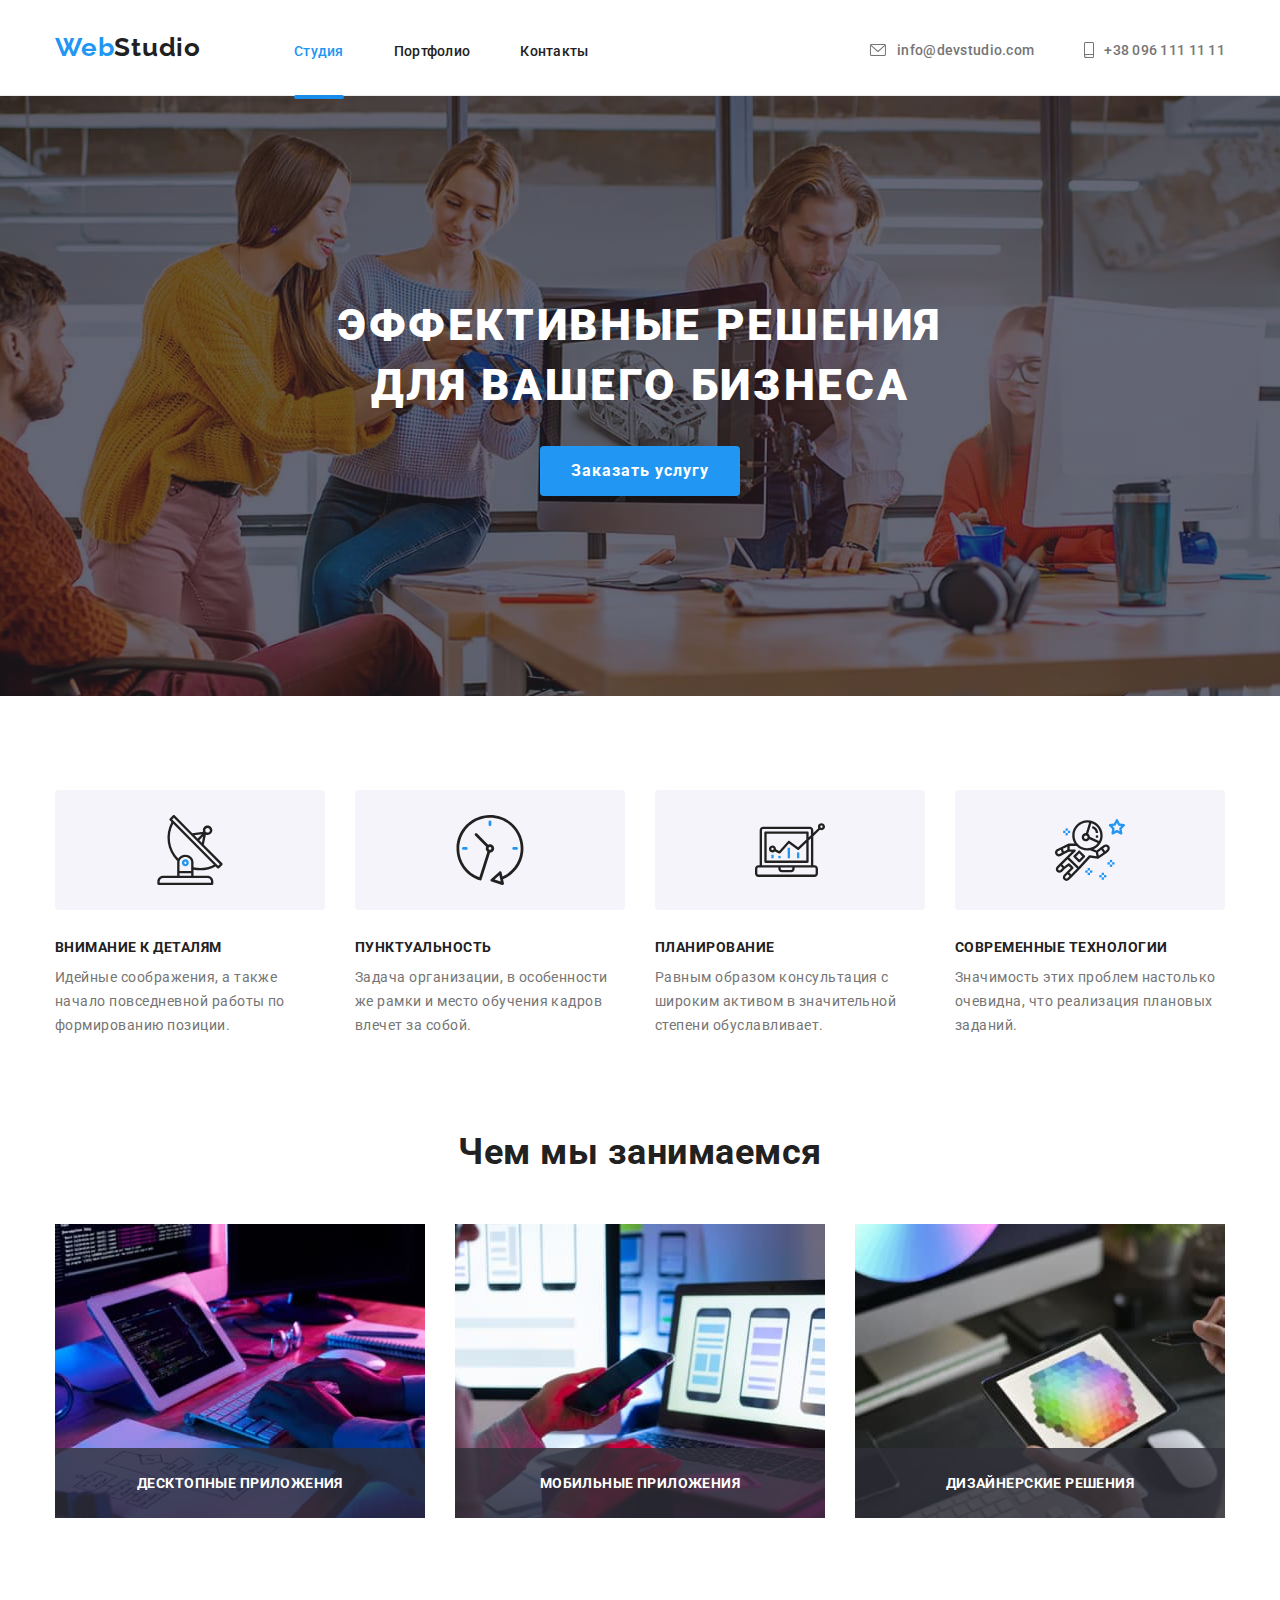
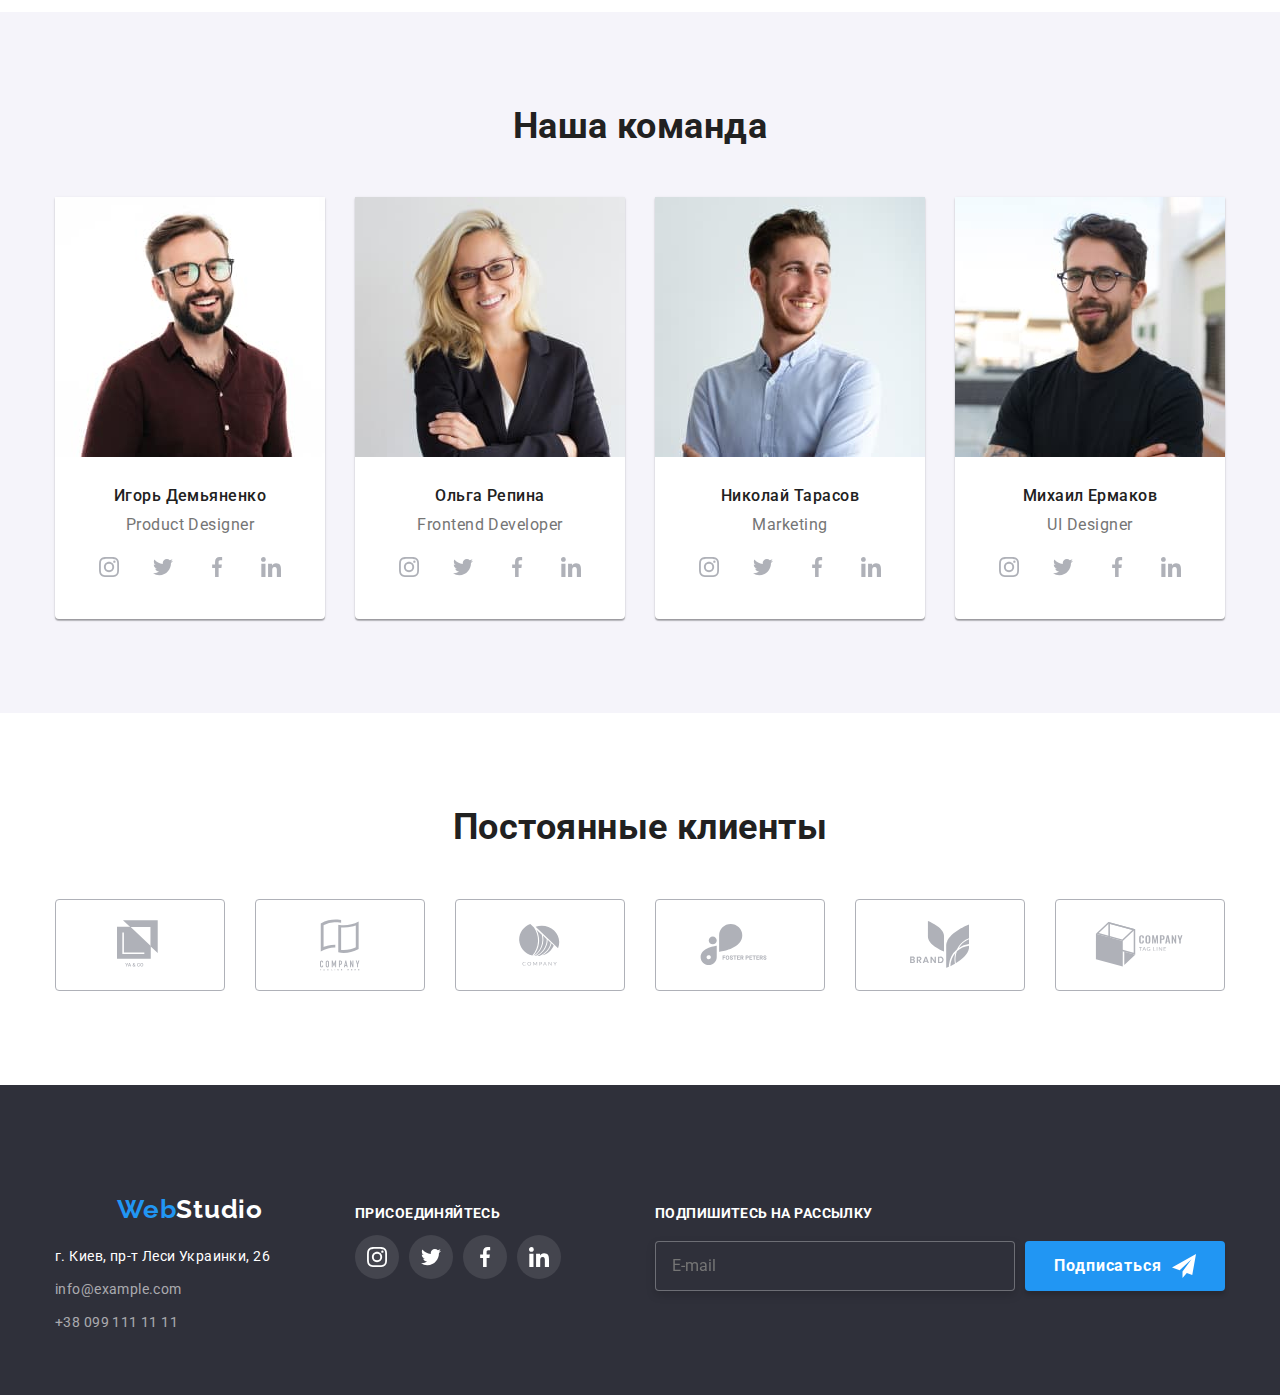
<file: index.html>
<!DOCTYPE html>
<html lang="ru">
  <head>
    <meta charset="UTF-8" />
    <meta name="viewport" content="width=device-width, initial-scale=1.0" />
    <title>Document</title>
    <link rel="preconnect" href="https://fonts.gstatic.com" />
    <link
      href="https://fonts.googleapis.com/css2?family=Oleo+Script&family=Raleway:wght@700&family=Roboto:wght@400;500;700;900&display=swap"
      rel="stylesheet"
    />
    <link
      rel="stylesheet"
      href="https://cdnjs.cloudflare.com/ajax/libs/modern-normalize/1.0.0/modern-normalize.min.css"
    />
    <link rel="stylesheet" href="./css/main.min.css" />
  </head>

  <body class="page">
    <!--Шапка-сайта-->
    <header class="head">
      <div class="container container-head">
        <nav class="main-nav">
          <a href="./index.html" class="logo"
            ><span class="capital-head">Web</span>Studio
          </a>
          <ul class="site-nav list">
            <li class="items">
              <a href="./index.html" class="link current">Студия</a>
            </li>
            <li class="items">
              <a href="./portfolio.html" class="link">Портфолио</a>
            </li>
            <li class="items"><a href="" class="link">Контакты</a></li>
          </ul>
        </nav>
        <ul class="auth-nav list">
          <li class="items">
            <a href="" class="link"
              ><svg class="aut-svg-envelope">
                <use href="./img/svg/symbol-defs.svg#icon-envelope"></use></svg
              >info@devstudio.com
            </a>
          </li>
          <li class="items">
            <a href="" class="link"
              ><svg class="aut-svg-smartfone">
                <use
                  href="./img/svg/symbol-defs.svg#icon-smartphone"
                ></use></svg
              >+38 096 111 11 11</a
            >
          </li>
        </ul>
        <button class="button-mobile-menu" data-menu-button>
          <svg class="mobile-menu-svg">
            <use href="./img/svg/symbol-defs.svg#icon-menu_24px"></use>
          </svg>
        </button>
      </div>
    </header>

    <div class="mobile-menu" data-menu>
      <button class="button-menu-close" data-menu-close>
        <svg class="button-menu-close-svg">
          <use href="./img/svg/symbol-defs.svg#icon-Vector"></use>
        </svg>
      </button>

      <ul class="site-nav list">
        <li class="items">
          <a href="./index.html" class="link current">Студия</a>
        </li>
        <li class="items">
          <a href="./portfolio.html" class="link">Портфолио</a>
        </li>
        <li class="items"><a href="" class="link">Контакты</a></li>
      </ul>

      <ul class="mobile-menu-contact">
        <li><a class="link link-tel" href="#">+38 096 111 11 11</a></li>
        <li><a class="link" href="#">info@devstudio.com</a></li>
      </ul>

      <ul class="social-mobile">
        <li class="item">
          <a href="#" class="link">Instagram</a>
        </li>
        <li class="item">
          <a href="#" class="link">Twitter</a>
        </li>
        <li class="item">
          <a href="#" class="link">Facebook</a>
        </li>
        <li class="item">
          <a href="#" class="link">LinkedIn</a>
        </li>
      </ul>
    </div>

    <main>
      <!--Заголовок-->
      <div class="hero">
        <div class="hero-content">
          <h1 class="hero-title">Эффективные решения для вашего бизнеса</h1>
          <button class="button primary" data-modal-open>
            Заказать услугу
          </button>
        </div>
      </div>

      <!--Преимущества-->
      <section class="section-advantages">
        <div class="container">
          <h2 class="visually-hidden">Преимущества</h2>
          <ul class="list list-advantages">
            <li class="item icon-satellite">
              <h3 class="section-title-advantages">Внимание к деталям</h3>
              <p class="advantages-description">
                Идейные соображения, а также начало повседневной работы по
                формированию позиции.
              </p>
            </li>
            <li class="item icon-clock">
              <h3 class="section-title-advantages">Пунктуальность</h3>
              <p class="advantages-description">
                Задача организации, в особенности же рамки и место обучения
                кадров влечет за собой.
              </p>
            </li>
            <li class="item icon-diagram">
              <h3 class="section-title-advantages">Планирование</h3>
              <p class="advantages-description">
                Равным образом консультация с широким активом в значительной
                степени обуславливает.
              </p>
            </li>
            <li class="item icon-astronaut">
              <h3 class="section-title-advantages">Современные технологии</h3>
              <p class="advantages-description">
                Значимость этих проблем настолько очевидна, что реализация
                плановых заданий.
              </p>
            </li>
          </ul>
        </div>
      </section>

      <!--Вид-деятельности-->
      <section class="section-activity">
        <div class="container">
          <h2 class="section-title">Чем мы занимаемся</h2>
          <ul class="list section-direction">
            <li class="items">
              <div class="overlay-activiti">
                <img
                  src="./img/product/product-1.jpg"
                  srcset="
                    ./img/product/product-1.jpg    1x,
                    ./img/product/product-1@2x.jpg 2x
                  "
                  alt="набирает текст на клавиатуре"
                />
                <div class="overlay-activiti-text">Десктопные приложения</div>
              </div>
            </li>
            <li class="items">
              <div class="overlay-activiti">
                <img
                  src="./img/product/product-2.jpg"
                  srcset="
                    ./img/product/product-2.jpg    1x,
                    ./img/product/product-2@2x.jpg 2x
                  "
                  alt="использует ноутбук и телефон"
                />
                <div class="overlay-activiti-text">Мобильные приложения</div>
              </div>
            </li>
            <li class="items">
              <div class="overlay-activiti">
                <img
                  src="./img/product/product-3.jpg"
                  srcset="
                    ./img/product/product-3.jpg    1x,
                    ./img/product/product-3@2x.jpg 2x
                  "
                  alt="использует планшет"
                />
                <div class="overlay-activiti-text">Дизайнерские решения</div>
              </div>
            </li>
          </ul>
        </div>
      </section>

      <!--Наша-команда-->
      <section class="section-tim">
        <div class="container">
          <h2 class="section-title">Наша команда</h2>
          <ul class="list person-box">
            <li class="card-person">
              <picture>
                <source
                  srcset="
                    ./img/team/pc-staff-1.jpg    1x,
                    ./img/team/pc-staff-1@2x.jpg 2x
                  "
                  media="(min-width: 1200px)"
                />
                <source
                  srcset="
                    ./img/team/tab-staff-1.jpg    1x,
                    ./img/team/tab-staff-1@2x.jpg 2x
                  "
                  media="(min-width: 768px)"
                />
                <img
                  src="./img/team/mob-staff-1.jpg"
                  srcset="
                    ./img/team/mob-staff-1.jpg    1x,
                    ./img/team/mob-staff-1@2x.jpg 2x
                  "
                  alt="портрет"
                />
              </picture>
              <div class="card-description">
                <h3 class="section-title-name">Игорь Демьяненко</h3>
                <p class="section-profession">Product Designer</p>
                <ul class="list list-social">
                  <li class="items">
                    <a href="" class="social-link">
                      <svg class="social-svg-person">
                        <use
                          href="./img/svg/symbol-defs.svg#icon-instagram-2"
                        ></use>
                      </svg>
                    </a>
                  </li>
                  <li class="items">
                    <a href="" class="social-link">
                      <svg class="social-svg-person">
                        <use
                          href="./img/svg/symbol-defs.svg#icon-twitter-1"
                        ></use>
                      </svg>
                    </a>
                  </li>
                  <li class="items">
                    <a href="" class="social-link">
                      <svg class="social-svg-person">
                        <use
                          href="./img/svg/symbol-defs.svg#icon-facebook-1"
                        ></use>
                      </svg>
                    </a>
                  </li>
                  <li class="items">
                    <a href="" class="social-link">
                      <svg class="social-svg-person">
                        <use
                          href="./img/svg/symbol-defs.svg#icon-linkedin-1"
                        ></use>
                      </svg>
                    </a>
                  </li>
                </ul>
              </div>
            </li>
            <li class="card-person">
              <picture>
                <source
                  srcset="
                    ./img/team/pc-staff-2.jpg    1x,
                    ./img/team/pc-staff-2@2x.jpg 2x
                  "
                  media="(min-width: 1200px)"
                />
                <source
                  srcset="
                    ./img/team/tab-staff-2.jpg    1x,
                    ./img/team/tab-staff-2@2x.jpg 2x
                  "
                  media="(min-width: 768px)"
                />
                <img
                  src="./img/team/mob-staff-2.jpg"
                  srcset="
                    ./img/team/mob-staff-2.jpg    1x,
                    ./img/team/mob-staff-2@2x.jpg 2x
                  "
                  alt="портрет"
                />
              </picture>
              <div class="card-description">
                <h3 class="section-title-name">Ольга Репина</h3>
                <p class="section-profession">Frontend Developer</p>
                <ul class="list list-social">
                  <li class="items">
                    <a href="" class="social-link">
                      <svg class="social-svg-person">
                        <use
                          href="./img/svg/symbol-defs.svg#icon-instagram-2"
                        ></use>
                      </svg>
                    </a>
                  </li>
                  <li class="items">
                    <a href="" class="social-link">
                      <svg class="social-svg-person">
                        <use
                          href="./img/svg/symbol-defs.svg#icon-twitter-1"
                        ></use>
                      </svg>
                    </a>
                  </li>
                  <li class="items">
                    <a href="" class="social-link">
                      <svg class="social-svg-person">
                        <use
                          href="./img/svg/symbol-defs.svg#icon-facebook-1"
                        ></use>
                      </svg>
                    </a>
                  </li>
                  <li class="items">
                    <a href="" class="social-link">
                      <svg class="social-svg-person">
                        <use
                          href="./img/svg/symbol-defs.svg#icon-linkedin-1"
                        ></use>
                      </svg>
                    </a>
                  </li>
                </ul>
              </div>
            </li>
            <li class="card-person">
              <picture>
                <source
                  srcset="
                    ./img/team/pc-staff-3.jpg    1x,
                    ./img/team/pc-staff-3@2x.jpg 2x
                  "
                  media="(min-width: 1200px)"
                />
                <source
                  srcset="
                    ./img/team/tab-staff-3.jpg    1x,
                    ./img/team/tab-staff-3@2x.jpg 2x
                  "
                  media="(min-width: 768px)"
                />
                <img
                  src="./img/team/mob-staff-3.jpg"
                  srcset="
                    ./img/team/mob-staff-3.jpg    1x,
                    ./img/team/mob-staff-3@2x.jpg 2x
                  "
                  alt="портрет"
                />
              </picture>
              <div class="card-description">
                <h3 class="section-title-name">Николай Тарасов</h3>
                <p class="section-profession">Marketing</p>
                <ul class="list list-social">
                  <li class="items">
                    <a href="" class="social-link">
                      <svg class="social-svg-person">
                        <use
                          href="./img/svg/symbol-defs.svg#icon-instagram-2"
                        ></use>
                      </svg>
                    </a>
                  </li>
                  <li class="items">
                    <a href="" class="social-link">
                      <svg class="social-svg-person">
                        <use
                          href="./img/svg/symbol-defs.svg#icon-twitter-1"
                        ></use>
                      </svg>
                    </a>
                  </li>
                  <li class="items">
                    <a href="" class="social-link">
                      <svg class="social-svg-person">
                        <use
                          href="./img/svg/symbol-defs.svg#icon-facebook-1"
                        ></use>
                      </svg>
                    </a>
                  </li>
                  <li class="items">
                    <a href="" class="social-link">
                      <svg class="social-svg-person">
                        <use
                          href="./img/svg/symbol-defs.svg#icon-linkedin-1"
                        ></use>
                      </svg>
                    </a>
                  </li>
                </ul>
              </div>
            </li>
            <li class="card-person">
              <picture>
                <source
                  srcset="
                    ./img/team/pc-staff-4.jpg    1x,
                    ./img/team/pc-staff-4@2x.jpg 2x
                  "
                  media="(min-width: 1200px)"
                />
                <source
                  srcset="
                    ./img/team/tab-staff-4.jpg    1x,
                    ./img/team/tab-staff-4@2x.jpg 2x
                  "
                  media="(min-width: 768px)"
                />
                <img
                  src="./img/team/mob-staff-4.jpg"
                  srcset="
                    ./img/team/mob-staff-4.jpg    1x,
                    ./img/team/mob-staff-4@2x.jpg 2x
                  "
                  alt="портрет"
                />
              </picture>
              <div class="card-description">
                <h3 class="section-title-name">Михаил Ермаков</h3>
                <p class="section-profession">UI Designer</p>
                <ul class="list list-social">
                  <li class="items">
                    <a href="" class="social-link">
                      <svg class="social-svg-person">
                        <use
                          href="./img/svg/symbol-defs.svg#icon-instagram-2"
                        ></use>
                      </svg>
                    </a>
                  </li>
                  <li class="items">
                    <a href="" class="social-link">
                      <svg class="social-svg-person">
                        <use
                          href="./img/svg/symbol-defs.svg#icon-twitter-1"
                        ></use>
                      </svg>
                    </a>
                  </li>
                  <li class="items">
                    <a href="" class="social-link">
                      <svg class="social-svg-person">
                        <use
                          href="./img/svg/symbol-defs.svg#icon-facebook-1"
                        ></use>
                      </svg>
                    </a>
                  </li>
                  <li class="items">
                    <a href="" class="social-link">
                      <svg class="social-svg-person">
                        <use
                          href="./img/svg/symbol-defs.svg#icon-linkedin-1"
                        ></use>
                      </svg>
                    </a>
                  </li>
                </ul>
              </div>
            </li>
          </ul>
        </div>
      </section>

      <!--постоянные клиенты-->
      <section class="section">
        <div class="container">
          <h2 class="section-title">Постоянные клиенты</h2>
          <ul class="list company">
            <li class="items company-box">
              <a href="" class="company-logo link"
                ><svg class="icon" width="45" height="50">
                  <use href="./img/svg/symbol-defs.svg#icon-logo-1"></use></svg
              ></a>
            </li>
            <li class="items company-box">
              <a href="" class="company-logo link"
                ><svg class="icon" width="40" height="52">
                  <use href="./img/svg/symbol-defs.svg#icon-logo-2"></use></svg
              ></a>
            </li>
            <li class="items company-box">
              <a href="" class="company-logo link"
                ><svg class="icon" width="41" height="42">
                  <use href="./img/svg/symbol-defs.svg#icon-logo-3"></use></svg
              ></a>
            </li>
            <li class="items company-box">
              <a href="" class="company-logo link"
                ><svg class="icon" width="80" height="42">
                  <use href="./img/svg/symbol-defs.svg#icon-logo-4"></use></svg
              ></a>
            </li>
            <li class="items company-box">
              <a href="" class="company-logo link"
                ><svg class="icon" width="59" height="47">
                  <use href="./img/svg/symbol-defs.svg#icon-logo-5"></use></svg
              ></a>
            </li>
            <li class="items company-box">
              <a href="" class="company-logo link"
                ><svg class="icon" width="89" height="45">
                  <use href="./img/svg/symbol-defs.svg#icon-logo-6"></use></svg
              ></a>
            </li>
          </ul>
        </div>
      </section>
    </main>

    <footer class="footer-head">
      <div class="container container-footer">
        <div class="contact-box">
          <a href="./index.html" class="logo">
            <span class="capital-footer">Web</span>Studio</a
          >
          <address class="citi-address">
            <p class="footer-address">г. Киев, пр-т Леси Украинки, 26</p>
          </address>
          <address class="footer-contacts">
            <a href="" class="footer-head-mail">info@example.com</a>
            <a href="" class="footer-head-tel">+38 099 111 11 11</a>
          </address>
        </div>
        <div class="contact-box">
          <p class="tittle-social">присоединяйтесь</p>
          <ul class="list list-social">
            <li class="items">
              <a href="" class="social-link">
                <svg class="social-svg">
                  <use href="./img/svg/symbol-defs.svg#icon-instagram-2"></use>
                </svg>
              </a>
            </li>
            <li class="items">
              <a href="" class="social-link">
                <svg class="social-svg">
                  <use href="./img/svg/symbol-defs.svg#icon-twitter-1"></use>
                </svg>
              </a>
            </li>
            <li class="items">
              <a href="" class="social-link">
                <svg class="social-svg">
                  <use href="./img/svg/symbol-defs.svg#icon-facebook-1"></use>
                </svg>
              </a>
            </li>
            <li class="items">
              <a href="" class="social-link">
                <svg class="social-svg">
                  <use href="./img/svg/symbol-defs.svg#icon-linkedin-1"></use>
                </svg>
              </a>
            </li>
          </ul>
        </div>
        <div class="subscribe-box">
          <b class="tittle-subscribe">Подпишитесь на рассылку</b>
          <form class="subscribe-form">
            <input
              type="email"
              name="mail"
              class="input-subscribe"
              placeholder="E-mail"
            />
            <button type="submit" class="button button-subscribe">
              Подписаться
              <svg class="button-subscribe-svg" width="24" height="24">
                <use href="./img/svg/symbol-defs.svg#icon-icon-send"></use>
              </svg>
            </button>
          </form>
        </div>
      </div>
    </footer>
    <div class="backdrop is-hidden" data-modal>
      <div class="modal">
        <button class="button-close" data-modal-close>
          <svg class="modal-svg-close">
            <use href="./img/svg/symbol-defs.svg#icon-Vector"></use>
          </svg>
        </button>

        <form action="№" class="modal-form">
          <b class="subtitle-modal">Оставьте свои данные, мы вам перезвоним</b>
          <label class="form-field"
            >Имя<span class="form-field-box"
              ><input
                class="form-field-imput"
                type="text"
                name="name"
                required />
              <svg class="modal-svg-feild" width="12" height="12">
                <use href="./img/svg/symbol-defs.svg#icon-person"></use></svg
            ></span>
          </label>

          <label class="form-field"
            >Телефон<span class="form-field-box"
              ><input
                class="form-field-imput"
                type="tel"
                name="tel"
                required /><svg class="modal-svg-feild" width="13" height="13">
                <use href="./img/svg/symbol-defs.svg#icon-tel"></use></svg
            ></span>
          </label>

          <label class="form-field"
            >Почта<span class="form-field-box"
              ><input
                class="form-field-imput"
                type="email"
                name="mail"
                required /><svg class="modal-svg-feild" width="15" height="12">
                <use href="./img/svg/symbol-defs.svg#icon-mall"></use></svg
            ></span>
          </label>

          <label class="form-area"
            >Комментарий<textarea
              class="form-area-feild"
              name="text"
              placeholder="Введите текст"
            ></textarea>
          </label>

          <label class="form-policy"
            ><input
              type="checkbox"
              name="policy"
              class="visually-hidden"
            /><span class="text-policy checkin"
              >Соглашаюсь с рассылкой и принимаю
              <a href="#" class="link-policiti">Условия договора</a></span
            >
          </label>

          <button type="submit" class="button button-submit">Отправить</button>
        </form>
      </div>
    </div>
    <script src="./js/menu.js"></script>
    <script src="./js/modal.js"></script>
  </body>
</html>
</file>
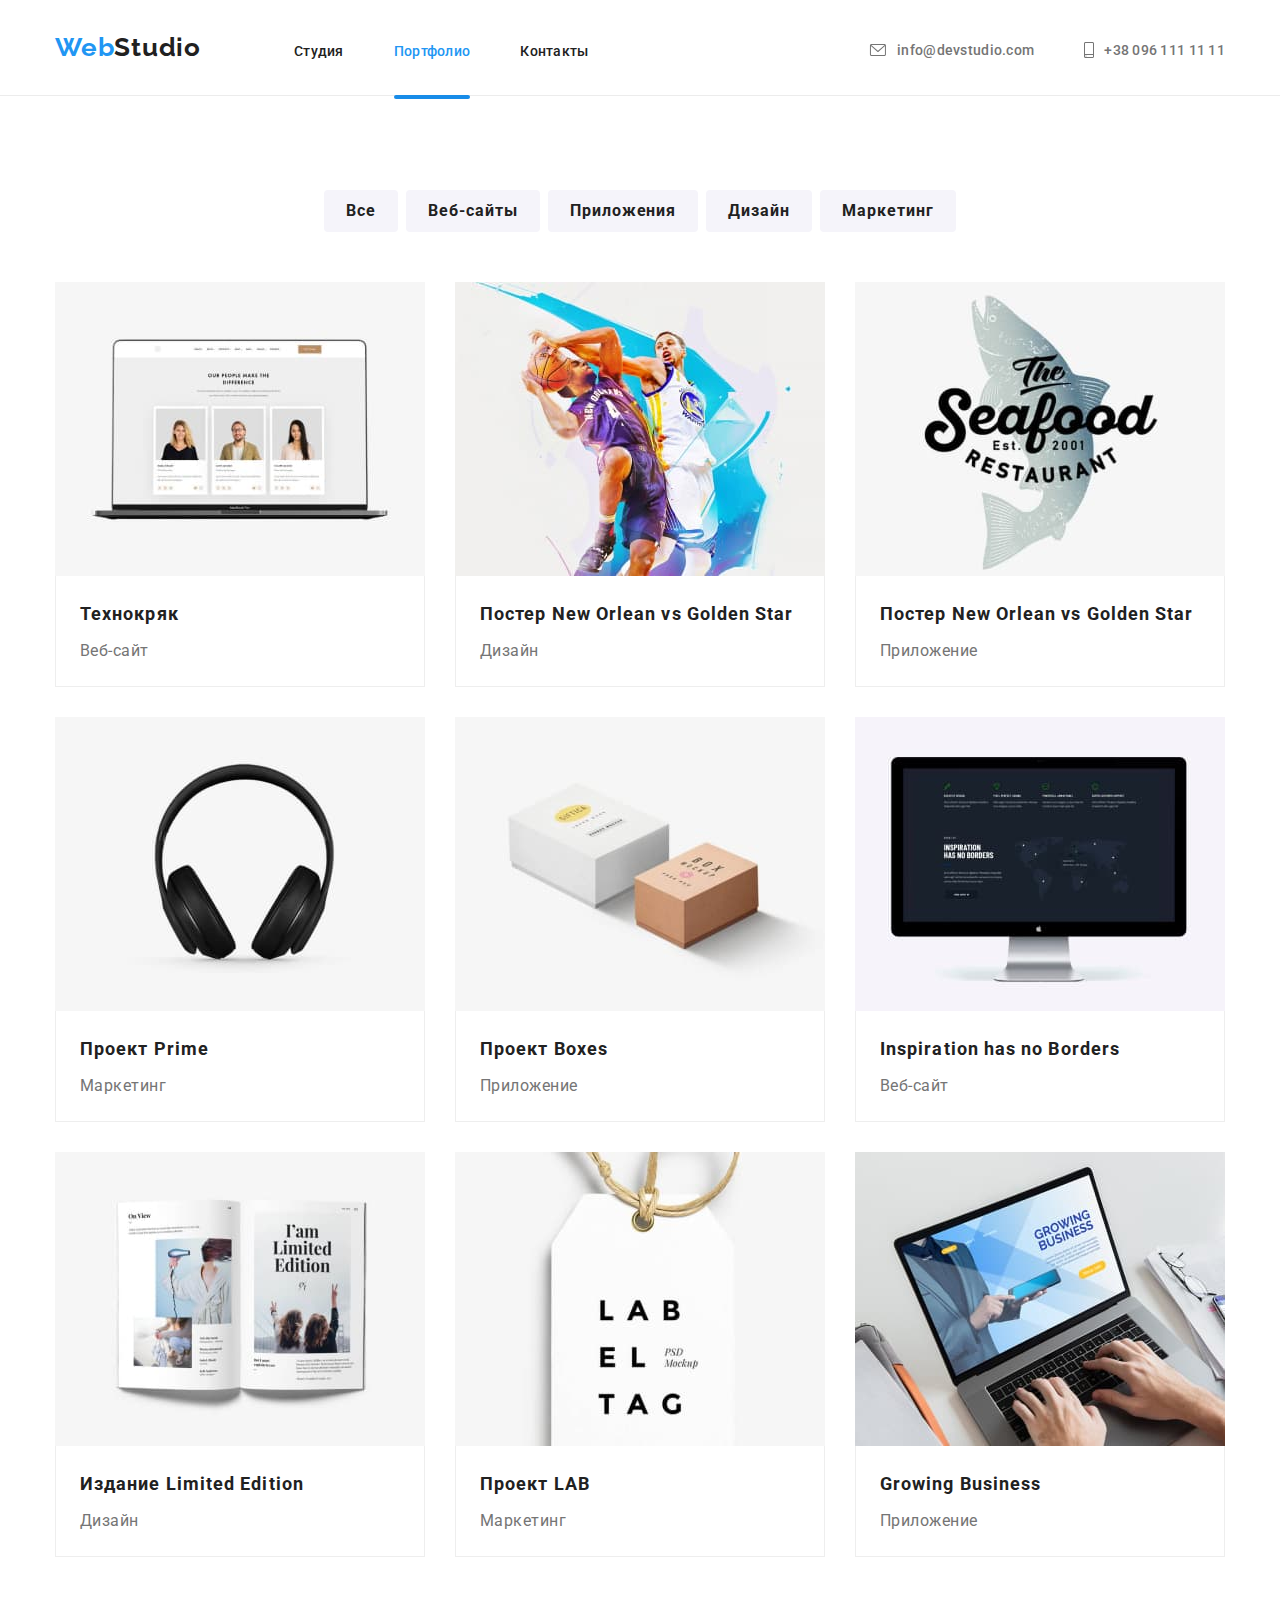
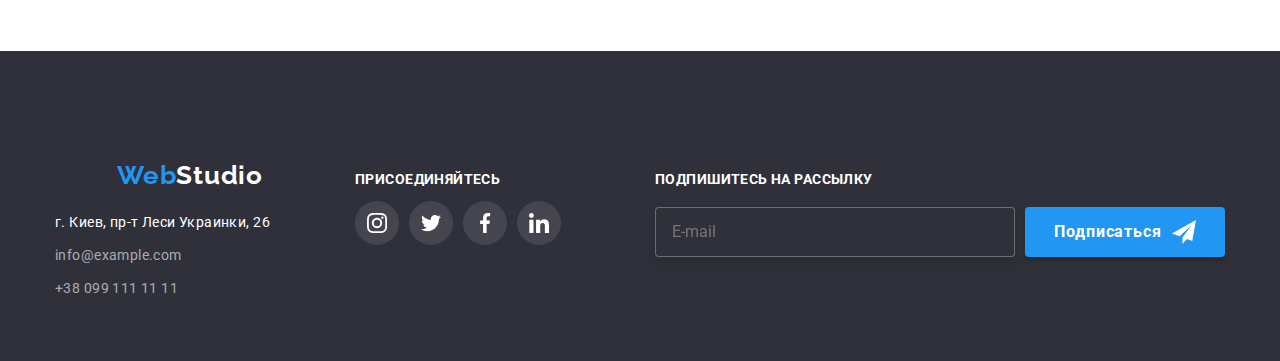
<file: portfolio.html>
<!DOCTYPE html>
<html lang="en">
  <head>
    <meta charset="UTF-8" />
    <meta name="viewport" content="width=device-width, initial-scale=1.0" />
    <title>Document</title>
    <link rel="preconnect" href="https://fonts.gstatic.com" />
    <link
      href="https://fonts.googleapis.com/css2?family=Oleo+Script&family=Raleway:wght@700&family=Roboto:wght@400;500;700;900&display=swap"
      rel="stylesheet"
    />
    <link
      rel="stylesheet"
      href="https://cdnjs.cloudflare.com/ajax/libs/modern-normalize/1.0.0/modern-normalize.min.css"
    />
    <link rel="stylesheet" href="./css/main.min.css" />
  </head>

  <body class="page">
    <!--Шапка-сайта-->
    <header class="head">
      <div class="container container-head">
        <nav class="main-nav">
          <a href="./index.html" class="logo"
            ><span class="capital-head">Web</span>Studio
          </a>
          <ul class="site-nav list">
            <li class="items">
              <a href="./index.html" class="link">Студия</a>
            </li>
            <li class="items">
              <a href="./portfolio.html" class="link current">Портфолио</a>
            </li>
            <li class="items"><a href="" class="link">Контакты</a></li>
          </ul>
        </nav>
        <ul class="auth-nav list">
          <li class="items">
            <a href="" class="link"
              ><svg class="aut-svg-envelope">
                <use href="./img/svg/symbol-defs.svg#icon-envelope"></use></svg
              >info@devstudio.com
            </a>
          </li>
          <li class="items">
            <a href="" class="link"
              ><svg class="aut-svg-smartfone">
                <use
                  href="./img/svg/symbol-defs.svg#icon-smartphone"
                ></use></svg
              >+38 096 111 11 11</a
            >
          </li>
        </ul>
        <button class="button-mobile-menu" data-menu-button>
          <svg class="mobile-menu-svg">
            <use href="./img/svg/symbol-defs.svg#icon-menu_24px"></use>
          </svg>
        </button>
      </div>
    </header>

    <div class="mobile-menu" data-menu>
      <button class="button-menu-close" data-menu-close>
        <svg class="button-menu-close-svg">
          <use href="./img/svg/symbol-defs.svg#icon-Vector"></use>
        </svg>
      </button>

      <ul class="site-nav list">
        <li class="items">
          <a href="./index.html" class="link">Студия</a>
        </li>
        <li class="items">
          <a href="./portfolio.html" class="link current">Портфолио</a>
        </li>
        <li class="items"><a href="" class="link">Контакты</a></li>
      </ul>

      <ul class="mobile-menu-contact">
        <li><a class="link link-tel" href="#">+38 096 111 11 11</a></li>
        <li><a class="link" href="#">info@devstudio.com</a></li>
      </ul>

      <ul class="social-mobile">
        <li class="item">
          <a href="#" class="link">Instagram</a>
        </li>
        <li class="item">
          <a href="#" class="link">Twitter</a>
        </li>
        <li class="item">
          <a href="#" class="link">Facebook</a>
        </li>
        <li class="item">
          <a href="#" class="link">LinkedIn</a>
        </li>
      </ul>
    </div>

    <main>
      <!--Наше портфолио-->
      <section class="section">
        <h1 class="visually-hidden">Портфолио</h1>
        <div class="container">
          <ul class="list portfolio-nav">
            <li class="items"><button class="button-secondary">Все</button></li>
            <li class="items">
              <button class="button-secondary">Веб-сайты</button>
            </li>
            <li class="items">
              <button class="button-secondary">Приложения</button>
            </li>
            <li class="items">
              <button class="button-secondary">Дизайн</button>
            </li>
            <li class="items">
              <button class="button-secondary">Маркетинг</button>
            </li>
          </ul>
          <ul class="list portfolio-box">
            <li class="items">
              <a href="" class="link">
                <div class="portfolio-overlay">
                  <source
                    srcset="
                      ./img/portfolio/mob-tech.jpg    1x,
                      ./img/portfolio/mob-tech@2x.jpg 2x
                    "
                    media="(min-width: 1200px)"
                  />
                  <source
                    srcset="
                      ./img/portfolio/tab-tech.jpg    1x,
                      ./img/portfolio/tab-tech@2x.jpg 2x
                    "
                    media="(min-width: 768px)"
                  />
                  <img
                    srcset="
                      ./img/portfolio/pc-tech.jpg    1x,
                      ./img/portfolio/pc-tech@2x.jpg 2x
                    "
                    alt="ноутбук"
                  />
                  <div class="box-overlay">
                    <p class="box-overlay-text">
                      Технокряк это современная площадка распространения
                      коронавируса. Компании используют эту платформу для
                      цифрового шпионажа и атак на защищённые сервера
                      конкурентов.
                    </p>
                  </div>
                </div>
                <div class="items-descriptions">
                  <h2 class="section-title-project">Технокряк</h2>
                  <p class="section-product-project">Веб-сайт</p>
                </div>
              </a>
            </li>
            <li class="items">
              <a href="" class="link">
                <div class="portfolio-overlay">
                  <source
                    srcset="
                      ./img/portfolio/mob-star.jpg    1x,
                      ./img/portfolio/mob-star@2x.jpg 2x
                    "
                    media="(min-width: 1200px)"
                  />
                  <source
                    srcset="
                      ./img/portfolio/tab-star.jpg    1x,
                      ./img/portfolio/tab-star@2x.jpg 2x
                    "
                    media="(min-width: 768px)"
                  />
                  <img
                    srcset="
                      ./img/portfolio/pc-star.jpg    1x,
                      ./img/portfolio/pc-star@2x.jpg 2x
                    "
                    alt="играют в баскетбол"
                  />
                  <div class="box-overlay">
                    <p class="box-overlay-text">
                      Технокряк это современная площадка распространения
                      коронавируса. Компании используют эту платформу для
                      цифрового шпионажа и атак на защищённые сервера
                      конкурентов.
                    </p>
                  </div>
                </div>
                <div class="items-descriptions">
                  <h3 class="section-title-project">
                    Постер New Orlean vs Golden Star
                  </h3>
                  <p class="section-product-project">Дизайн</p>
                </div>
              </a>
            </li>
            <li class="items">
              <a href="" class="link">
                <div class="portfolio-overlay">
                  <source
                    srcset="
                      ./img/portfolio/mob-seafood.jpg    1x,
                      ./img/portfolio/mob-seafood@2x.jpg 2x
                    "
                    media="(min-width: 1200px)"
                  />
                  <source
                    srcset="
                      ./img/portfolio/tab-seafood.jpg    1x,
                      ./img/portfolio/tab-seafood@2x.jpg 2x
                    "
                    media="(min-width: 768px)"
                  />
                  <img
                    srcset="
                      ./img/portfolio/pc-seafood.jpg    1x,
                      ./img/portfolio/pc-seafood@2x.jpg 2x
                    "
                    alt="логотип ресторана"
                  />
                  <div class="box-overlay">
                    <p class="box-overlay-text">
                      Технокряк это современная площадка распространения
                      коронавируса. Компании используют эту платформу для
                      цифрового шпионажа и атак на защищённые сервера
                      конкурентов.
                    </p>
                  </div>
                </div>
                <div class="items-descriptions">
                  <h3 class="section-title-project">
                    Постер New Orlean vs Golden Star
                  </h3>
                  <p class="section-product-project">Приложение</p>
                </div>
              </a>
            </li>
            <li class="items">
              <a href="" class="link">
                <div class="portfolio-overlay">
                  <source
                    srcset="
                      ./img/portfolio/mob-prime.jpg    1x,
                      ./img/portfolio/mob-prime@2x.jpg 2x
                    "
                    media="(min-width: 1200px)"
                  />
                  <source
                    srcset="
                      ./img/portfolio/tab-prime.jpg    1x,
                      ./img/portfolio/tab-prime@2x.jpg 2x
                    "
                    media="(min-width: 768px)"
                  />
                  <img
                    srcset="
                      ./img/portfolio/pc-prime.jpg    1x,
                      ./img/portfolio/pc-prime@2x.jpg 2x
                    "
                    alt="наушники"
                  />
                  <div class="box-overlay">
                    <p class="box-overlay-text">
                      Технокряк это современная площадка распространения
                      коронавируса. Компании используют эту платформу для
                      цифрового шпионажа и атак на защищённые сервера
                      конкурентов.
                    </p>
                  </div>
                </div>
                <div class="items-descriptions">
                  <h3 class="section-title-project">Проект Prime</h3>
                  <p class="section-product-project">Маркетинг</p>
                </div>
              </a>
            </li>
            <li class="items">
              <a href="" class="link">
                <div class="portfolio-overlay">
                  <source
                    srcset="
                      ./img/portfolio/mob-boxes.jpg    1x,
                      ./img/portfolio/mob-boxes@2x.jpg 2x
                    "
                    media="(min-width: 1200px)"
                  />
                  <source
                    srcset="
                      ./img/portfolio/tab-boxes.jpg    1x,
                      ./img/portfolio/tab-boxes@2x.jpg 2x
                    "
                    media="(min-width: 768px)"
                  />
                  <img
                    srcset="
                      ./img/portfolio/pc-boxes.jpg    1x,
                      ./img/portfolio/pc-boxes@2x.jpg 2x
                    "
                    alt="две коробки"
                  />
                  <div class="box-overlay">
                    <p class="box-overlay-text">
                      Технокряк это современная площадка распространения
                      коронавируса. Компании используют эту платформу для
                      цифрового шпионажа и атак на защищённые сервера
                      конкурентов.
                    </p>
                  </div>
                </div>
                <div class="items-descriptions">
                  <h3 class="section-title-project">Проект Boxes</h3>
                  <p class="section-product-project">Приложение</p>
                </div>
              </a>
            </li>
            <li class="items">
              <a href="" class="link">
                <div class="portfolio-overlay">
                  <source
                    srcset="
                      ./img/portfolio/mob-inspiration.jpg    1x,
                      ./img/portfolio/mob-inspiration@2x.jpg 2x
                    "
                    media="(min-width: 1200px)"
                  />
                  <source
                    srcset="
                      ./img/portfolio/tab-inspiration.jpg    1x,
                      ./img/portfolio/tab-inspiration@2x.jpg 2x
                    "
                    media="(min-width: 768px)"
                  />
                  <img
                    srcset="
                      ./img/portfolio/pc-inspiration.jpg    1x,
                      ./img/portfolio/pc-inspiration@2x.jpg 2x
                    "
                    alt="моноблок"
                  />
                  <div class="box-overlay">
                    <p class="box-overlay-text">
                      Технокряк это современная площадка распространения
                      коронавируса. Компании используют эту платформу для
                      цифрового шпионажа и атак на защищённые сервера
                      конкурентов.
                    </p>
                  </div>
                </div>
                <div class="items-descriptions">
                  <h3 class="section-title-project">
                    Inspiration has no Borders
                  </h3>
                  <p class="section-product-project">Веб-сайт</p>
                </div>
              </a>
            </li>
            <li class="items">
              <a href="" class="link">
                <div class="portfolio-overlay">
                  <source
                    srcset="
                      ./img/portfolio/mob-limited.jpg    1x,
                      ./img/portfolio/mob-limited@2x.jpg 2x
                    "
                    media="(min-width: 1200px)"
                  />
                  <source
                    srcset="
                      ./img/portfolio/tab-limited.jpg    1x,
                      ./img/portfolio/tab-limited@2x.jpg 2x
                    "
                    media="(min-width: 768px)"
                  />
                  <img
                    srcset="
                      ./img/portfolio/pc-limited.jpg    1x,
                      ./img/portfolio/pc-limited@2x.jpg 2x
                    "
                    alt="книга"
                  />
                  <div class="box-overlay">
                    <p class="box-overlay-text">
                      Технокряк это современная площадка распространения
                      коронавируса. Компании используют эту платформу для
                      цифрового шпионажа и атак на защищённые сервера
                      конкурентов.
                    </p>
                  </div>
                </div>
                <div class="items-descriptions">
                  <h3 class="section-title-project">Издание Limited Edition</h3>
                  <p class="section-product-project">Дизайн</p>
                </div>
              </a>
            </li>
            <li class="items">
              <a href="" class="link">
                <div class="portfolio-overlay">
                  <source
                    srcset="
                      ./img/portfolio/mob-lab.jpg    1x,
                      ./img/portfolio/mob-lab@2x.jpg 2x
                    "
                    media="(min-width: 1200px)"
                  />
                  <source
                    srcset="
                      ./img/portfolio/tab-lab.jpg    1x,
                      ./img/portfolio/tab-lab@2x.jpg 2x
                    "
                    media="(min-width: 768px)"
                  />
                  <img
                    srcset="
                      ./img/portfolio/pc-lab.jpg    1x,
                      ./img/portfolio/pc-lab@2x.jpg 2x
                    "
                    alt="брелок"
                  />
                  <div class="box-overlay">
                    <p class="box-overlay-text">
                      Технокряк это современная площадка распространения
                      коронавируса. Компании используют эту платформу для
                      цифрового шпионажа и атак на защищённые сервера
                      конкурентов.
                    </p>
                  </div>
                </div>
                <div class="items-descriptions">
                  <h3 class="section-title-project">Проект LAB</h3>
                  <p class="section-product-project">Маркетинг</p>
                </div>
              </a>
            </li>
            <li class="items">
              <a href="" class="link">
                <div class="portfolio-overlay">
                  <source
                    srcset="
                      ./img/portfolio/mob-business.jpg    1x,
                      ./img/portfolio/mob-business@2x.jpg 2x
                    "
                    media="(min-width: 1200px)"
                  />
                  <source
                    srcset="
                      ./img/portfolio/tab-business.jpg    1x,
                      ./img/portfolio/tab-business@2x.jpg 2x
                    "
                    media="(min-width: 768px)"
                  />
                  <img
                    srcset="
                      ./img/portfolio/pc-business.jpg    1x,
                      ./img/portfolio/pc-business@2x.jpg 2x
                    "
                    alt="человек работает за ноутbusiness"
                  />
                  <div class="box-overlay">
                    <p class="box-overlay-text">
                      Технокряк это современная площадка распространения
                      коронавируса. Компании используют эту платформу для
                      цифрового шпионажа и атак на защищённые сервера
                      конкурентов.
                    </p>
                  </div>
                </div>
                <div class="items-descriptions">
                  <h3 class="section-title-project">Growing Business</h3>
                  <p class="section-product-project">Приложение</p>
                </div>
              </a>
            </li>
          </ul>
        </div>
      </section>
    </main>

    <footer class="footer-head">
      <div class="container container-footer">
        <div class="contact-box">
          <a href="./index.html" class="logo">
            <span class="capital-footer">Web</span>Studio</a
          >
          <address class="citi-address">
            <p class="footer-address">г. Киев, пр-т Леси Украинки, 26</p>
          </address>
          <address class="footer-contacts">
            <a href="" class="footer-head-mail">info@example.com</a>
            <a href="" class="footer-head-tel">+38 099 111 11 11</a>
          </address>
        </div>
        <div class="contact-box">
          <p class="tittle-social">присоединяйтесь</p>
          <ul class="list list-social">
            <li class="items">
              <a href="" class="social-link">
                <svg class="social-svg">
                  <use href="./img/svg/symbol-defs.svg#icon-instagram-2"></use>
                </svg>
              </a>
            </li>
            <li class="items">
              <a href="" class="social-link">
                <svg class="social-svg">
                  <use href="./img/svg/symbol-defs.svg#icon-twitter-1"></use>
                </svg>
              </a>
            </li>
            <li class="items">
              <a href="" class="social-link">
                <svg class="social-svg">
                  <use href="./img/svg/symbol-defs.svg#icon-facebook-1"></use>
                </svg>
              </a>
            </li>
            <li class="items">
              <a href="" class="social-link">
                <svg class="social-svg">
                  <use href="./img/svg/symbol-defs.svg#icon-linkedin-1"></use>
                </svg>
              </a>
            </li>
          </ul>
        </div>
        <div class="subscribe-box">
          <b class="tittle-subscribe">Подпишитесь на рассылку</b>
          <form class="subscribe-form">
            <input
              type="email"
              name="mail"
              class="input-subscribe"
              placeholder="E-mail"
            />
            <button type="submit" class="button button-subscribe">
              Подписаться
              <svg class="button-subscribe-svg" width="24" height="24">
                <use href="./img/svg/symbol-defs.svg#icon-icon-send"></use>
              </svg>
            </button>
          </form>
        </div>
      </div>
    </footer>
    <script src="./js/menu.js"></script>
  </body>
</html>
</file>
<file: css/main.min.css>
:root{--accentcolor: #2196f3;--primarycolor: #ffffff;--textprymarycolor: #212121;--textecondarycolor: #757575}.visually-hidden{position:absolute;width:1px;height:1px;margin:-1px;border:0;padding:0;white-space:nowrap;clip-path:inset(100%);clip:rect(0 0 0 0);overflow:hidden}html{box-sizing:border-box}*,*::before,*::after{box-sizing:inherit}h1,h2,h3,h4,h5,h6{margin:0}ul,ol{margin:0;padding:0}img{display:block;max-width:100%;height:auto}.page{margin:0;font-family:Roboto, sans-serif;color:#757575;letter-spacing:0.03em;background-color:var(--primarycolor)}.list{padding:0;margin:0;list-style:none}.link{text-decoration:none}.items{display:flex}.container{width:100%;padding-right:15px;padding-left:15px}@media screen and (min-width: 480px){.container{width:480px;margin-left:auto;margin-right:auto}}@media screen and (min-width: 768px){.container{width:768px;margin-left:auto;margin-right:auto}}@media screen and (min-width: 1200px){.container{width:1200px;margin-left:auto;margin-right:auto}}.container-head{display:flex;justify-content:space-between}@media screen and (min-width: 480px){.container-head{width:480px;margin-left:auto;margin-right:auto}}@media screen and (min-width: 768px){.container-head{width:768px}}@media screen and (min-width: 1200px){.container-head{align-items:baseline;width:1200px}}@media screen and (min-width: 480px){.container-footer{width:480px;margin-left:auto;margin-right:auto}}@media screen and (min-width: 768px){.container-footer{display:flex;flex-wrap:wrap;width:768px}}@media screen and (min-width: 1200px){.container-footer{justify-content:space-between;align-items:baseline;width:1200px}}.section{padding-top:60px;padding-bottom:60px}@media screen and (min-width: 1200px){.section{padding-top:94px;padding-bottom:94px}}.section-activity{padding-top:47px;padding-bottom:94px}.section-advantages{padding-top:60px;padding-bottom:60px}@media screen and (min-width: 1200px){.section-advantages{padding-top:94px;padding-bottom:47px}}.backdrop{position:fixed;top:0;left:0;width:100%;height:100%;background-color:rgba(0,0,0,0.2);transition:250ms cubic-bezier(0.4, 0, 0.2, 1)}.modal{width:100%;max-height:609px;background:var(--primarycolor);box-shadow:0px 1px 3px rgba(0,0,0,0.12),0px 1px 1px rgba(0,0,0,0.14),0px 2px 1px rgba(0,0,0,0.2);border-radius:4px}@media screen and (min-width: 768px){.modal{position:absolute;top:50%;left:50%;width:450px;transform:translate(-50%, -50%)}}@media screen and (min-width: 1200px){.modal{width:528px}}.backdrop.is-hidden{opacity:0;visibility:hidden;pointer-events:none}.button-close{position:absolute;content:'';top:8px;right:8px;width:30px;height:30px;padding:0;cursor:pointer;background-color:var(--primarycolor);border:1px solid rgba(0,0,0,0.1);box-sizing:border-box;border-radius:50%;transition:fill 250ms cubic-bezier(0.4, 0, 0.2, 1)}.button-close:hover .modal-svg-close,.button-close:focus .modal-svg-close{fill:var(--accentcolor)}.button{display:inline-flex;align-items:center;flex-shrink:0;width:200px;height:50px;border:none;border-radius:4px;font-family:inherit;font-weight:700;font-size:16px;line-height:1.87;justify-content:center;letter-spacing:0.06em;color:#ffffff;background:#2196f3;box-shadow:0px 4px 4px rgba(0,0,0,0.15);transition:background-color 250ms cubic-bezier(0.4, 0, 0.2, 1)}.button:hover,.button:focus{background:#188ce8}.button-secondary{border:none;border-radius:4px;font-family:inherit;font-weight:700;font-size:16px;line-height:1.87;justify-content:center;letter-spacing:0.06em;color:#ffffff;background:#2196f3;padding:6px 22px;color:#212121;background-color:#f5f4fa;transition:background-color 250ms cubic-bezier(0.4, 0, 0.2, 1),color 250ms cubic-bezier(0.4, 0, 0.2, 1)}.button-secondary:hover,.button-secondary:focus{color:var(--primarycolor);background-color:var(--accentcolor)}.tittle-social{font-weight:bold;font-size:14px;line-height:1.142;letter-spacing:0.03em;text-transform:uppercase;text-align:center;color:var(--primarycolor)}@media screen and (min-width: 1200px){.tittle-social{text-align:left}}.list-social{display:flex;justify-content:center}@media screen and (min-width: 1200px){.list-social{display:inline-flex}}.list-social .items:not(:last-child){margin-right:10px}.social-link{display:flex;justify-content:center;align-items:center;width:44px;height:44px;background:rgba(255,255,255,0.1);border-radius:50px;transition:background-color 250ms cubic-bezier(0.4, 0, 0.2, 1)}.social-link:hover,.social-link:focus{background-color:var(--accentcolor)}.social-link:hover .social-svg-person,.social-link:hover .social-svg-person,.social-link:focus .social-svg-person,.social-link:focus .social-svg-person{fill:var(--primarycolor)}.social-svg{width:20px;height:20px;fill:var(--primarycolor)}.social-svg-person{width:20px;height:20px;fill:#afb1b8;transition:fill 250ms cubic-bezier(0.4, 0, 0.2, 1)}.modal-form{display:flex;flex-direction:column;width:100%;padding-top:40px;padding-right:40px;padding-bottom:40px;padding-left:40px}.modal-form .button{margin-right:auto;margin-left:auto}.subtitle-modal{display:block;margin-bottom:12px;font-weight:700;font-size:20px;line-height:1.15;text-align:center;color:#212121}.form-field{margin-bottom:10px;font-size:14px;line-height:1.142;letter-spacing:0.01em}.form-field-box{display:block;position:relative;margin-top:4px}.modal-svg-feild{position:absolute;top:50%;left:15px;transform:translate(0, -50%);transition:fill 250ms cubic-bezier(0.4, 0, 0.2, 1)}.form-field-imput{display:block;padding-left:42px;width:100%;height:40px;border:1px solid rgba(33,33,33,0.2);border-radius:4px;outline:none;transition:border-color 250ms cubic-bezier(0.4, 0, 0.2, 1)}.form-field-imput:focus{border-color:#2196f3}.form-field-imput:focus+.modal-svg-feild{fill:#2196f3}.form-area{margin-bottom:20px;font-size:14px;line-height:1.142;letter-spacing:0.01em}.form-area-feild{display:block;width:100%;height:120px;margin-top:4px;padding-top:12px;padding-right:16px;padding-bottom:12px;padding-left:16px;border:1px solid rgba(33,33,33,0.2);border-radius:4px;outline:none;resize:none;transition:border-color 250ms cubic-bezier(0.4, 0, 0.2, 1)}.form-area-feild:focus{border-color:#2196f3}.form-policy{margin-bottom:30px}.text-policy{font-size:14px;line-height:1.714;letter-spacing:0.03em;color:#757575}.checkin::before{display:inline-block;content:'';margin-right:7px;width:16px;height:15px;box-shadow:0px 1px 3px rgba(0,0,0,0.12),0px 1px 1px rgba(0,0,0,0.14),0px 2px 1px rgba(0,0,0,0.2);border-radius:4px;background-color:var(--primarycolor);transition:background-color 250ms cubic-bezier(0.4, 0, 0.2, 1)}.visually-hidden:checked+.checkin::before{background-image:url("../img/svg/check.svg");background-color:#2196f3;background-repeat:no-repeat;background-position:center}.link-policiti{color:#2196f3}.modal-svg-close{width:11px;height:11px;fill:#000000;background-size:contain;transition:fill 250ms cubic-bezier(0.4, 0, 0.2, 1)}.tittle-subscribe{display:block;margin-bottom:20px;font-size:14px;line-height:1.142;letter-spacing:0.03em;text-transform:uppercase;text-align:center;color:var(--primarycolor)}@media screen and (min-width: 1200px){.tittle-subscribe{text-align:left}}@media screen and (min-width: 1200px){.subscribe-form{display:flex}}.subscribe-form .button-subscribe{display:flex;margin-left:auto;margin-right:auto;margin-top:20px}@media screen and (min-width: 1200px){.subscribe-form .button-subscribe{margin-left:10px;margin-top:0%}}.button-subscribe-svg{margin-left:10px;fill:currentColor}.input-subscribe{display:block;width:100%;height:50px;margin-left:auto;margin-right:auto;padding-left:16px;color:var(--primarycolor);background-color:#2f303a;border:1px solid rgba(255,255,255,0.3);filter:drop-shadow(0px 4px 4px rgba(0,0,0,0.15));border-radius:4px;outline:none;transition:border-color 250ms cubic-bezier(0.4, 0, 0.2, 1)}@media screen and (min-width: 768px){.input-subscribe{width:450px}}.input-subscribe:focus{border-color:#2196f3}.hero-title{margin-top:0;margin-bottom:30px;font-weight:900;font-size:26px;line-height:1.615;letter-spacing:0.06em;text-transform:uppercase;color:var(--primarycolor);text-transform:uppercase}@media screen and (min-width: 1200px){.hero-title{font-size:44px;line-height:1.36}}.section-title{margin-top:0;margin-bottom:50px;font-weight:bold;font-size:28px;line-height:1.269;text-align:center;color:#212121}@media screen and (min-width: 1200px){.section-title{font-size:36px;line-height:1.16}}.section-title-advantages{margin-top:0;margin-bottom:10px;font-size:14px;line-height:1.14;text-transform:uppercase;color:#212121;text-align:center}@media screen and (min-width: 768px){.section-title-advantages{text-align:left}}.section-title-name{margin-top:0%;margin-bottom:10px;font-weight:500;font-size:16px;line-height:1.18;color:#212121}.section-title-project{margin-top:0;margin-bottom:4px;font-weight:bold;font-size:18px;line-height:2;letter-spacing:0.06em;color:#212121}.auth-nav{display:none}@media screen and (min-width: 768px){.auth-nav{display:flex;flex-wrap:wrap;margin-left:84px}.auth-nav .items:not(:last-child){margin-bottom:10px}}@media screen and (min-width: 768px) and (min-width: 1200px){.auth-nav{margin-left:auto}.auth-nav .items:not(:last-child){margin-right:50px;margin-bottom:0}}.auth-nav .link{display:flex;align-items:center;font-weight:500;font-size:12px;line-height:14px;letter-spacing:0.02em;color:#757575;transition:color 250ms cubic-bezier(0.4, 0, 0.2, 1)}@media screen and (min-width: 1200px){.auth-nav .link{font-size:14px;line-height:16px}}.auth-nav .link:hover,.auth-nav .link:focus{color:var(--accentcolor)}.auth-nav .link:hover .aut-svg-envelope,.auth-nav .link:hover .aut-svg-smartfone,.auth-nav .link:hover .aut-svg-envelope,.auth-nav .link:hover .aut-svg-smartfone,.auth-nav .link:focus .aut-svg-envelope,.auth-nav .link:focus .aut-svg-smartfone,.auth-nav .link:focus .aut-svg-envelope,.auth-nav .link:focus .aut-svg-smartfone{fill:var(--accentcolor)}.aut-svg-envelope{display:none;width:14px;height:10px;margin-right:8px;fill:#757575;transition:fill 250ms cubic-bezier(0.4, 0, 0.2, 1)}@media screen and (min-width: 768px){.aut-svg-envelope{display:block}}@media screen and (min-width: 1200px){.aut-svg-envelope{width:18px;height:12px;margin-right:10px}}.aut-svg-smartfone{display:none;width:10px;height:14px;margin-right:8px;fill:#757575;transition:fill 250ms cubic-bezier(0.4, 0, 0.2, 1)}@media screen and (min-width: 768px){.aut-svg-smartfone{display:block}}@media screen and (min-width: 1200px){.aut-svg-smartfone{width:10px;height:16px;margin-right:10px}}.citi-address{text-align:center;margin-bottom:9px}@media screen and (min-width: 1200px){.citi-address{text-align:left}}.footer-address{margin-top:0;margin-bottom:0;font-style:normal;font-size:14px;line-height:1.71;letter-spacing:0.03em;color:var(--primarycolor)}.footer-contacts{display:flex;flex-direction:column;align-items:center}@media screen and (min-width: 1200px){.footer-contacts{align-items:flex-start}}.footer-head-mail{margin-bottom:9px;font-style:normal;font-size:14px;line-height:1.71;letter-spacing:0.03em;color:rgba(255,255,255,0.6);text-decoration:none}.footer-head-tel{font-style:normal;font-size:14px;line-height:1.71;letter-spacing:0.03em;color:rgba(255,255,255,0.6);text-decoration:none}.head .site-nav{display:none}@media screen and (min-width: 768px){.head .site-nav{display:flex}}@media screen and (min-width: 768px){.site-nav .items:first-child{margin-left:88px}}@media screen and (min-width: 768px) and (min-width: 1200px){.site-nav .items:first-child{margin-left:93px}}.site-nav .items:not(:last-child){margin-bottom:32px}@media screen and (min-width: 768px){.site-nav .items:not(:last-child){margin-bottom:0;margin-right:50px}}.site-nav .link{font-weight:500;font-size:40px;line-height:1.1;letter-spacing:0.02em;color:#212121;text-decoration:none;transition:color 250ms cubic-bezier(0.4, 0, 0.2, 1)}@media screen and (min-width: 768px){.site-nav .link{font-size:14px;line-height:1.14}}.site-nav .link:hover,.site-nav .link:focus{color:var(--accentcolor)}.site-nav .link.current{position:relative;color:var(--accentcolor)}.site-nav .link.current::after{display:none}@media screen and (min-width: 768px){.site-nav .link.current::after{position:absolute;display:block;content:'';top:319%;left:0;width:100%;height:4px;background-color:#188ce8;border-radius:2px}}.button-mobile-menu{display:block;margin-left:auto;fill:#212121;border:none;background-color:transparent;transition:fill 250ms cubic-bezier(0.4, 0, 0.2, 1)}.button-mobile-menu:hover,.button-mobile-menu:focus{fill:var(--accentcolor)}@media screen and (min-width: 768px){.button-mobile-menu{display:none}}.button-menu-close{position:absolute;top:10px;right:15px;width:40px;height:40px;background-color:transparent;border:transparent;transition:fill 250ms cubic-bezier(0.4, 0, 0.2, 1)}.button-menu-close .button-menu-close-svg{width:18px;height:18px}.button-menu-close:hover,.button-menu-close:focus{fill:var(--accentcolor)}.mobile-menu-svg{width:24px;height:16px}.mobile-menu{position:fixed;z-index:100;display:flex;flex-direction:column;top:0;left:0;width:100%;height:100vh;max-height:796px;overflow:scroll;padding:45px 40px;background-color:var(--primarycolor);opacity:0;visibility:hidden;pointer-events:none}@media screen and (min-width: 768px){.mobile-menu{display:none}}.mobile-menu .site-nav{margin-bottom:302px}.mobile-menu.is-open{opacity:1;visibility:visible;pointer-events:auto}.social-mobile{display:flex;flex-wrap:wrap;list-style:none;margin-right:auto;margin-top:-15px;margin-left:-15px;font-weight:500;font-size:18px;line-height:1.122;letter-spacing:0.02em}.social-mobile .item{margin-top:15px;margin-left:15px}.social-mobile .item:not(:last-child){margin-right:10px;padding-right:10px;border-right:1px solid rgba(33,33,33,0.2)}.social-mobile .link{color:var(--accentcolor)}.mobile-menu-contact{list-style:none;margin-bottom:64px}.mobile-menu-contact .link{font-weight:500;font-size:24px;line-height:28px;letter-spacing:0.02em;color:#757575}.mobile-menu-contact .link-tel{display:block;margin-bottom:32px;font-weight:500;font-size:34px;line-height:40px;color:#2196f3}.logo{font-family:Raleway, Oleo Script, sans-serif;font-weight:bold;font-size:24px;line-height:1.166;letter-spacing:0.03em;color:#212121;text-decoration:none;text-align:center}@media screen and (min-width: 1200px){.logo{font-size:26px;line-height:1.2}}.contact-box .logo{display:block;margin-bottom:20px;color:var(--primarycolor)}.capital-head,.capital-footer{color:var(--accentcolor)}.head{padding-top:32px;padding-bottom:32px;background-color:var(--primarycolor);border-bottom:1px solid #ececec}.main-nav{display:flex;align-items:baseline}.hero{display:flex;content:'';height:400px;width:100%;margin-right:auto;margin-left:auto;align-items:center;text-align:center;background-color:#c4c4c4;background-repeat:no-repeat;background-position:center;background-image:linear-gradient(rgba(47,48,58,0.4), rgba(47,48,58,0.4)),url("../img/hero/hero-mobile.jpg")}@media screen and (min-device-pixel-ratio: 2), screen and (min-resolution: 192dpi), screen and (min-resolution: 2dppx){.hero{background-image:linear-gradient(rgba(47,48,58,0.4), rgba(47,48,58,0.4)),url("../img/hero/hero-mobile@2x.jpg")}}@media screen and (min-width: 480px){.hero{background-image:linear-gradient(rgba(47,48,58,0.4), rgba(47,48,58,0.4)),url("../img/hero/hero-tablet.jpg")}}@media screen and (min-width: 480px) and (min-device-pixel-ratio: 2), screen and (min-width: 480px) and (min-resolution: 192dpi), screen and (min-width: 480px) and (min-resolution: 2dppx){.hero{background-image:linear-gradient(rgba(47,48,58,0.4), rgba(47,48,58,0.4)),url("../img/hero/hero-tablet@2x.jpg")}}@media screen and (min-width: 768px){.hero{height:400px;background-position:50% 0;background-image:linear-gradient(rgba(47,48,58,0.4), rgba(47,48,58,0.4)),url("../img/hero/hero-desktop.jpg")}}@media screen and (min-width: 768px) and (min-device-pixel-ratio: 2), screen and (min-width: 768px) and (min-resolution: 192dpi), screen and (min-width: 768px) and (min-resolution: 2dppx){.hero{background-image:linear-gradient(rgba(47,48,58,0.4), rgba(47,48,58,0.4)),url("../img/hero/hero-desktop@2x.jpg")}}@media screen and (min-width: 1200px){.hero{height:600px}}.hero-content{width:100%;margin-right:auto;margin-left:auto}@media screen and (min-width: 480px){.hero-content{max-width:380px}}@media screen and (min-width: 1200px){.hero-content{max-width:700px}}@media screen and (min-width: 768px){.list-advantages{display:flex;flex-wrap:wrap;margin-top:-30px;margin-left:-30px}}@media screen and (min-width: 1200px){.list-advantages{margin-top:-30px;margin-left:-30px}}.list-advantages .item:not(:last-child){margin-bottom:30px}@media screen and (min-width: 768px){.list-advantages .item:not(:last-child){margin-bottom:0}}@media screen and (min-width: 768px){.list-advantages .item{margin-top:30px;margin-left:30px;width:calc((100% / 2) - 30px)}}@media screen and (min-width: 1200px){.list-advantages .item{margin-top:30px;margin-left:30px;width:calc((100% / 4) - 30px)}}.list-advantages .item::before{display:block;content:'';margin-bottom:30px;width:100%;height:120px;background-repeat:no-repeat;background-position:center;background-color:#f5f4fa;border-radius:4px}.icon-satellite::before{background-image:url("../img/svg/antenna.svg")}.icon-clock::before{background-image:url("../img/svg/clock.svg")}.icon-diagram::before{background-image:url("../img/svg/diagram.svg")}.icon-astronaut::before{background-image:url("../img/svg/astronaut.svg")}.advantages-description{margin-top:0;margin-bottom:0;font-size:14px;line-height:1.71}.section-activity{display:none}@media screen and (min-width: 1200px){.section-activity{display:flex}}@media screen and (min-width: 1200px){.section-direction{display:flex;margin-top:-30px;margin-left:-30px}}.section-direction .items{width:calc((100% / 3) - 30px);margin-top:30px;margin-left:30px}.overlay-activiti{position:relative}.overlay-activiti-text{position:absolute;bottom:0;right:0;width:100%;height:70px;padding-top:27px;padding-bottom:27px;font-weight:700;font-size:14px;line-height:1.142;text-align:center;letter-spacing:0.03em;text-transform:uppercase;color:var(--primarycolor);background-color:rgba(47,48,58,0.8)}.section-tim{padding-top:60px;padding-bottom:60px;background-color:#f5f4fa}@media screen and (min-width: 1200px){.section-tim{padding-top:94px;padding-bottom:94px}}@media screen and (min-width: 768px){.person-box{display:flex;flex-wrap:wrap;margin-top:-30px;margin-left:-30px}}.card-person{text-align:center;margin-bottom:30px;background:var(--primarycolor);box-shadow:0px 1px 3px rgba(0,0,0,0.12),0px 1px 1px rgba(0,0,0,0.14),0px 2px 1px rgba(0,0,0,0.2);border-radius:0px 0px 4px 4px}@media screen and (min-width: 768px){.card-person{margin-top:30px;margin-left:30px;margin-bottom:0;width:calc((100% / 2) - 30px)}}@media screen and (min-width: 1200px){.card-person{width:calc((100% / 4) - 30px)}}.section-profession{margin-top:0;margin-bottom:10px;font-size:16px;line-height:1.18;color:#757575}.card-description{padding-top:30px;padding-right:32px;padding-bottom:30px;padding-left:32px}.company{display:flex;flex-wrap:wrap;margin-top:-30px;margin-left:-30px}.company .company-box{margin-top:30px;margin-left:30px;border:1px solid #afb1b8;border-radius:4px;width:calc((100% / 2) - 30px);transition:border-color 250ms cubic-bezier(0.4, 0, 0.2, 1)}.company .company-box:hover,.company .company-box:focus{border-color:var(--accentcolor)}.company .company-box:hover .icon,.company .company-box:hover .icon,.company .company-box:focus .icon,.company .company-box:focus .icon{fill:var(--accentcolor)}@media screen and (min-width: 768px){.company .company-box{width:calc((100% / 3) - 30px)}}@media screen and (min-width: 1200px){.company .company-box{width:calc((100% / 6) - 30px)}}.company-logo{display:flex;justify-content:center;align-items:center;width:100%;min-height:90px}.icon{fill:#afb1b8;transition:fill 250ms cubic-bezier(0.4, 0, 0.2, 1)}.portfolio-nav{display:flex;flex-wrap:wrap;margin-bottom:40px;margin-top:-15px;margin-left:-15px}@media screen and (min-width: 768px){.portfolio-nav{justify-content:center;margin-bottom:30px;margin-top:0;margin-left:0}}@media screen and (min-width: 1200px){.portfolio-nav{margin-bottom:50px}}.portfolio-nav .items{margin-top:15px;margin-left:15px}@media screen and (min-width: 768px){.portfolio-nav .items{margin-top:0;margin-left:0}}.portfolio-nav .items:not(:last-child){margin-right:8px}.portfolio-box{margin-top:-30px}.portfolio-box .link{margin-left:auto;margin-right:auto}@media screen and (min-width: 768px){.portfolio-box{display:flex;flex-wrap:wrap;margin-left:-30px}}.portfolio-box .items{margin-top:30px}@media screen and (min-width: 768px){.portfolio-box .items{margin-left:30px;width:calc((100% / 2) - 30px)}}@media screen and (min-width: 1200px){.portfolio-box .items{width:calc((100% / 3) - 30px)}}.portfolio-box .link:focus,.portfolio-box .link:hover{box-shadow:0px 1px 1px rgba(0,0,0,0.12),0px 4px 4px rgba(0,0,0,0.06),1px 4px 6px rgba(0,0,0,0.16)}.portfolio-box .link:focus .box-overlay,.portfolio-box .link:hover .box-overlay{transform:translateY(0)}.items-descriptions{padding-top:20px;padding-right:24px;padding-bottom:20px;padding-left:24px;background:var(--primarycolor);border-right:1px solid #eeeeee;border-bottom:1px solid #eeeeee;border-left:1px solid #eeeeee}.section-product-project{margin-top:0;margin-bottom:0;font-size:16px;line-height:1.87;color:#757575}.portfolio-overlay{position:relative;overflow:hidden}.box-overlay{position:absolute;top:0;left:0;padding-top:63px;padding-right:24px;padding-bottom:63px;padding-left:24px;width:370px;height:294px;color:var(--primarycolor);background:rgba(33,150,243,0.9);transition:250ms cubic-bezier(0.4, 0, 0.2, 1);transform:translateY(100%)}.box-overlay-text{margin-top:0;margin-bottom:0;font-size:18px;line-height:1.555;letter-spacing:0.03em}.footer-head{padding-top:60px;padding-bottom:60px;background-color:#2f303a}.contact-box{margin-bottom:60px}@media screen and (min-width: 768px){.contact-box{margin-bottom:0;width:calc((100% - 30px) / 2)}}@media screen and (min-width: 1200px){.contact-box{width:calc((50% - 45px) / 2)}}@media screen and (min-width: 768px){.subscribe-box{margin-top:60px;width:calc(100% - 30px)}}@media screen and (min-width: 1200px){.subscribe-box{padding-top:0;width:calc(50% - 15px)}}
/*# sourceMappingURL=main.min.css.map */
</file>
